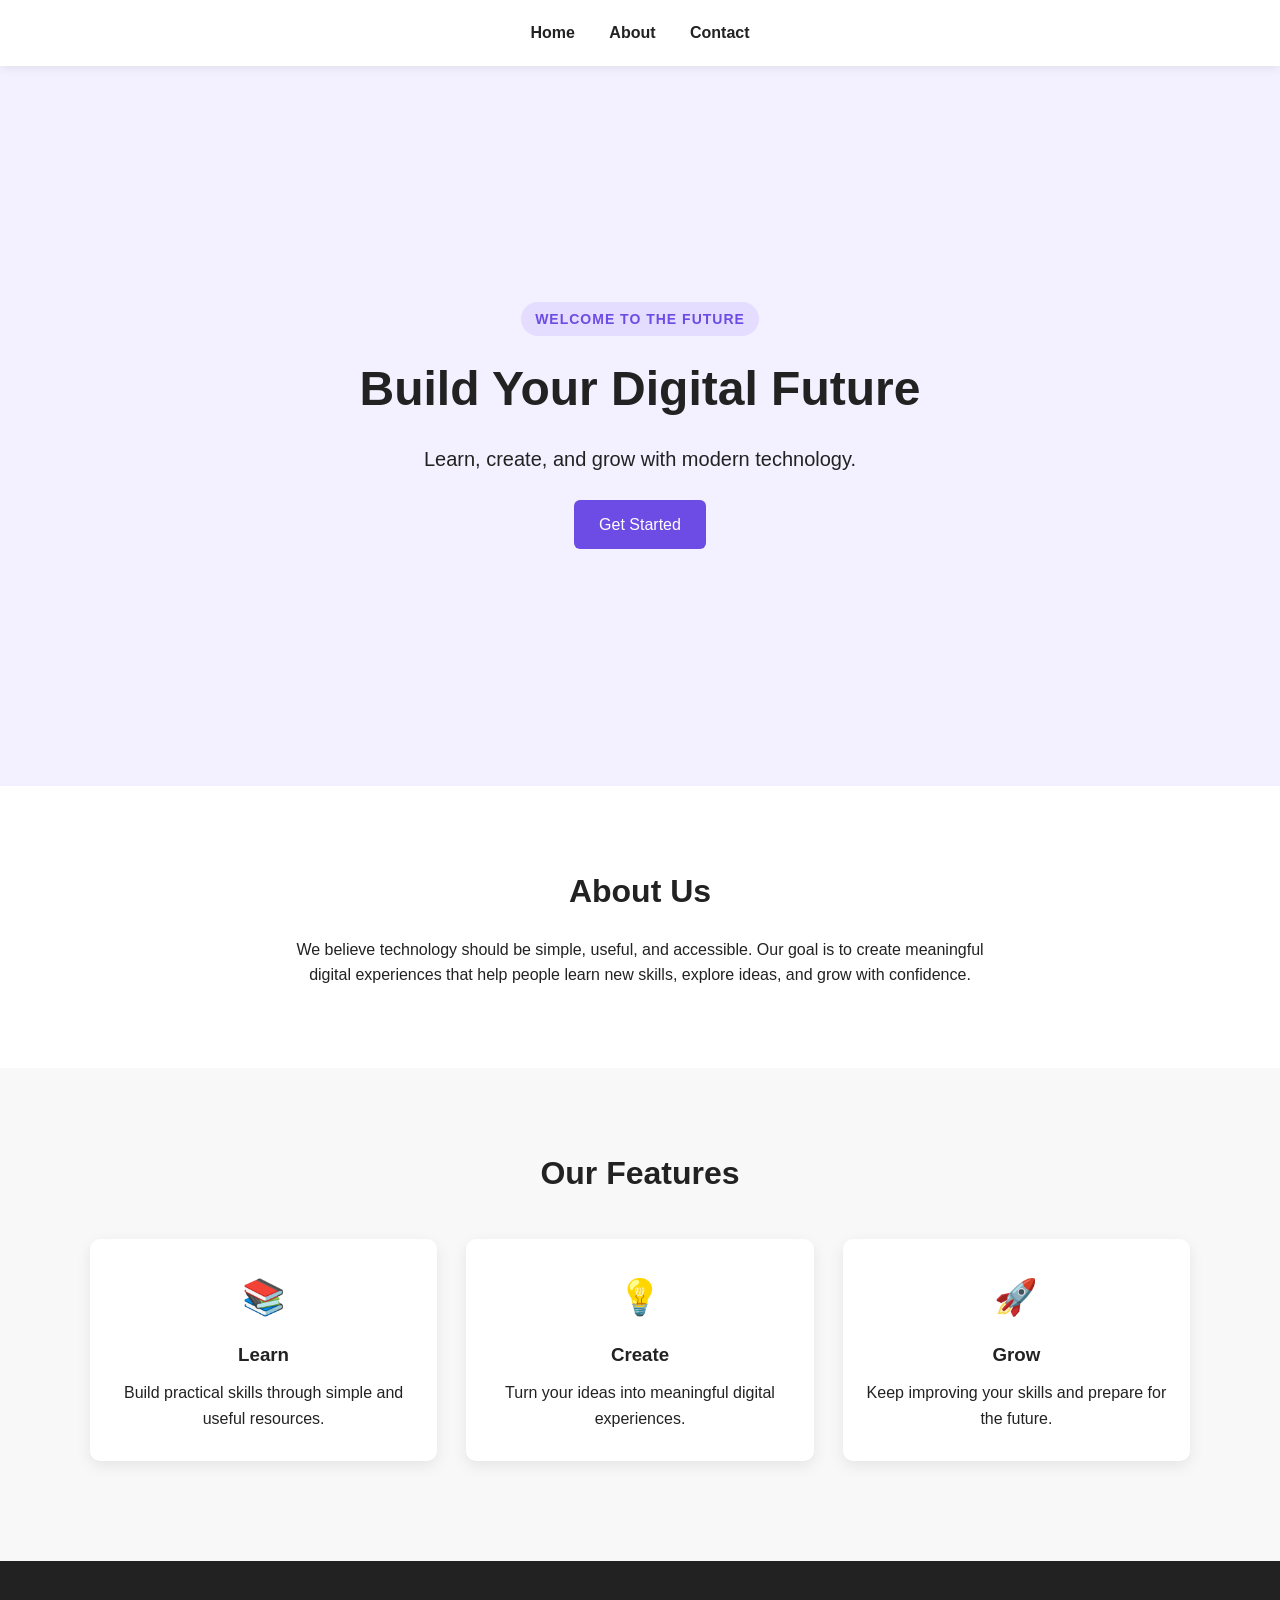
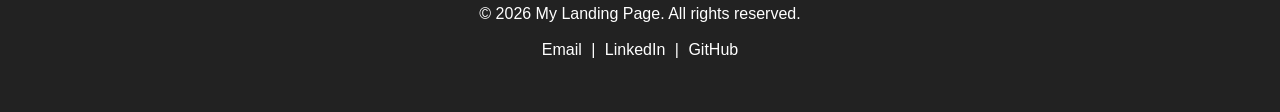
<file: WebDev-L1-LandingPage/index.html>
<!DOCTYPE html>
<html lang="en">

<head>
    <meta charset="UTF-8">
    <meta name="viewport" content="width=device-width, initial-scale=1.0">
    <title>My Landing Page</title>
    <link rel="stylesheet" href="style.css">
</head>

<body>

    <!-- Navigation -->
    <nav>
        <a href="#home">Home</a>
        <a href="#about">About</a>
        <a href="#contact">Contact</a>
    </nav>

    <!-- Hero Section -->
    <section id="home">
        <span>WELCOME TO THE FUTURE</span>

        <h1>Build Your Digital Future</h1>

        <p>
            Learn, create, and grow with modern technology.
        </p>

        <a href="#about">Get Started</a>
    </section>

    <!-- About Section -->
    <section id="about">
    <h2>About Us</h2>

    <p>
        We believe technology should be simple, useful, and accessible.
        Our goal is to create meaningful digital experiences that help
        people learn new skills, explore ideas, and grow with confidence.
    </p>
</section>

    <!-- Features Section -->
    <section id="features">
    <h2>Our Features</h2>

    <div>
        <span>📚</span>
        <h3>Learn</h3>
        <p>
            Build practical skills through simple and useful resources.
        </p>
    </div>

    <div>
        <span>💡</span>
        <h3>Create</h3>
        <p>
            Turn your ideas into meaningful digital experiences.
        </p>
    </div>

    <div>
        <span>🚀</span>
        <h3>Grow</h3>
        <p>
            Keep improving your skills and prepare for the future.
        </p>
    </div>
</section>

    <!-- Footer -->
    <footer id="contact">
        <p>© 2026 My Landing Page. All rights reserved.</p>

        <p>
            <a href="#">Email</a> |
            <a href="#">LinkedIn</a> |
            <a href="#">GitHub</a>
        </p>
    </footer>

</body>

</html>
</file>
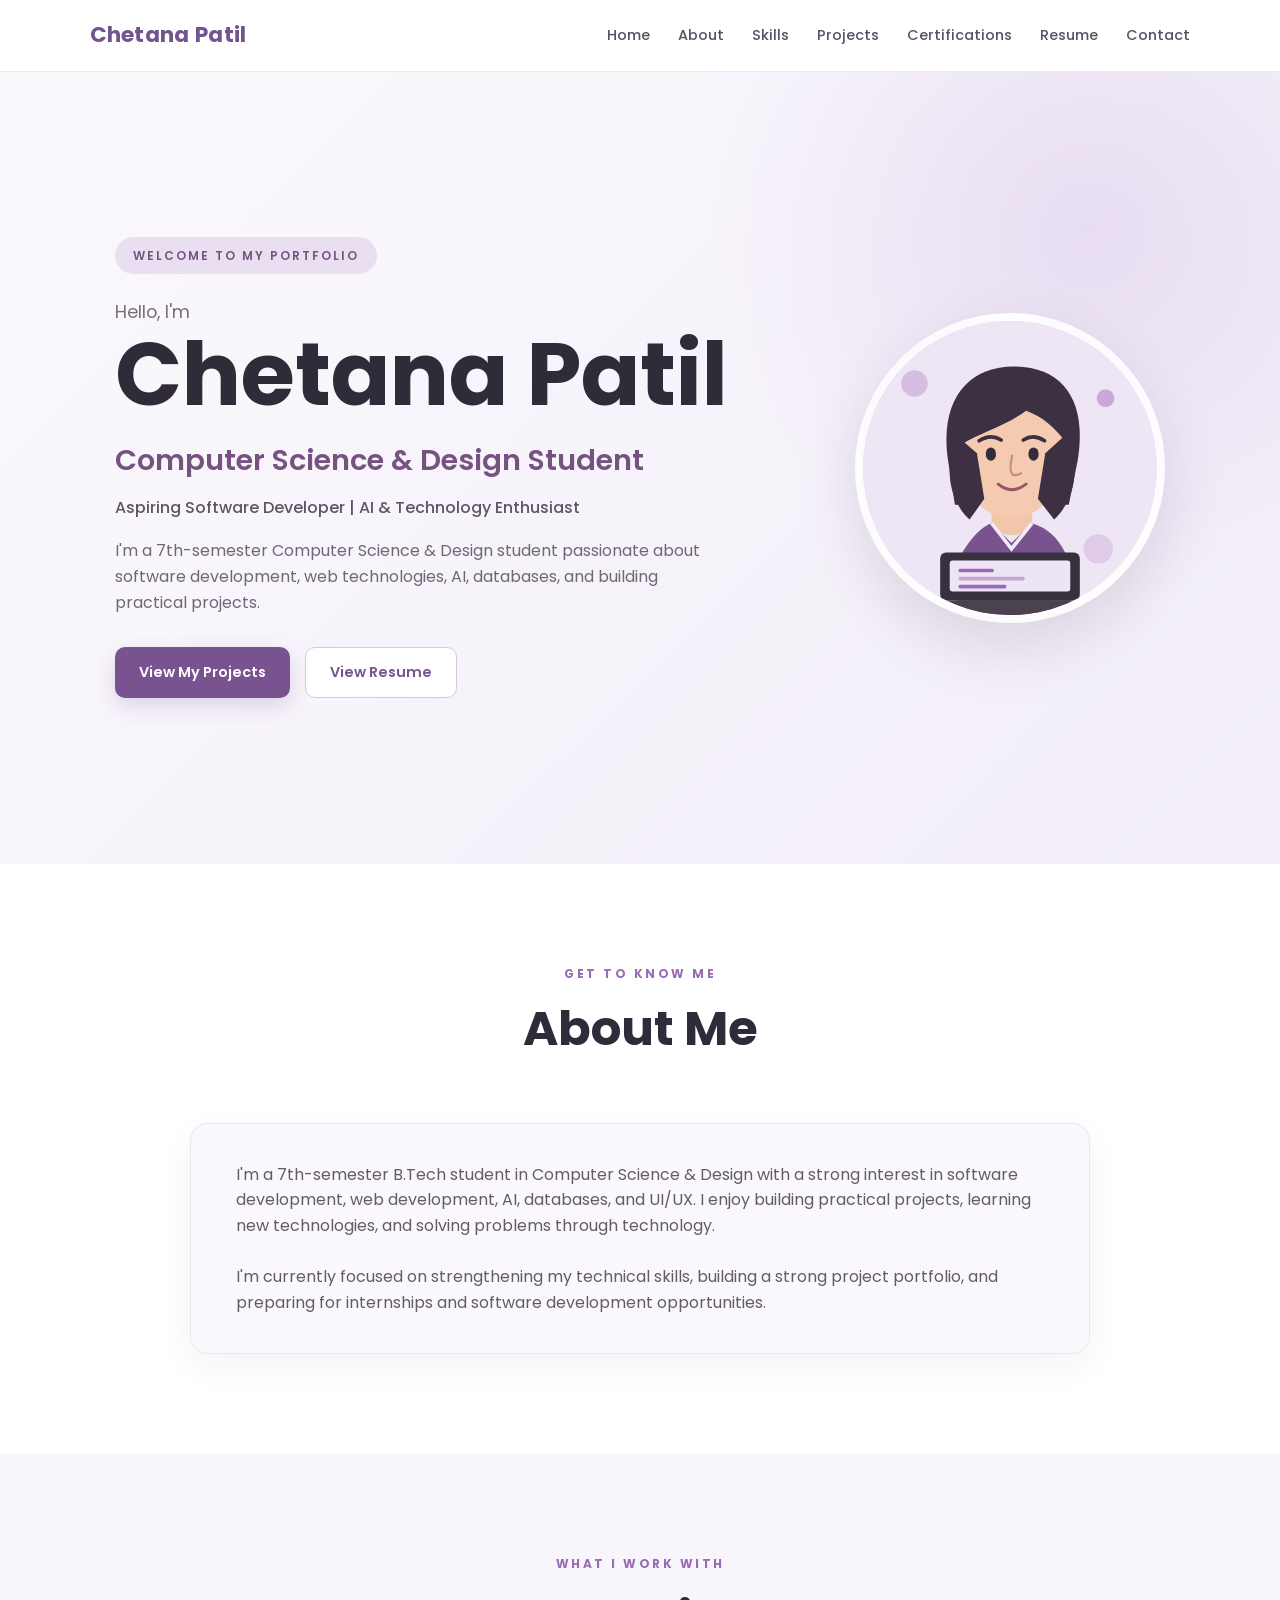
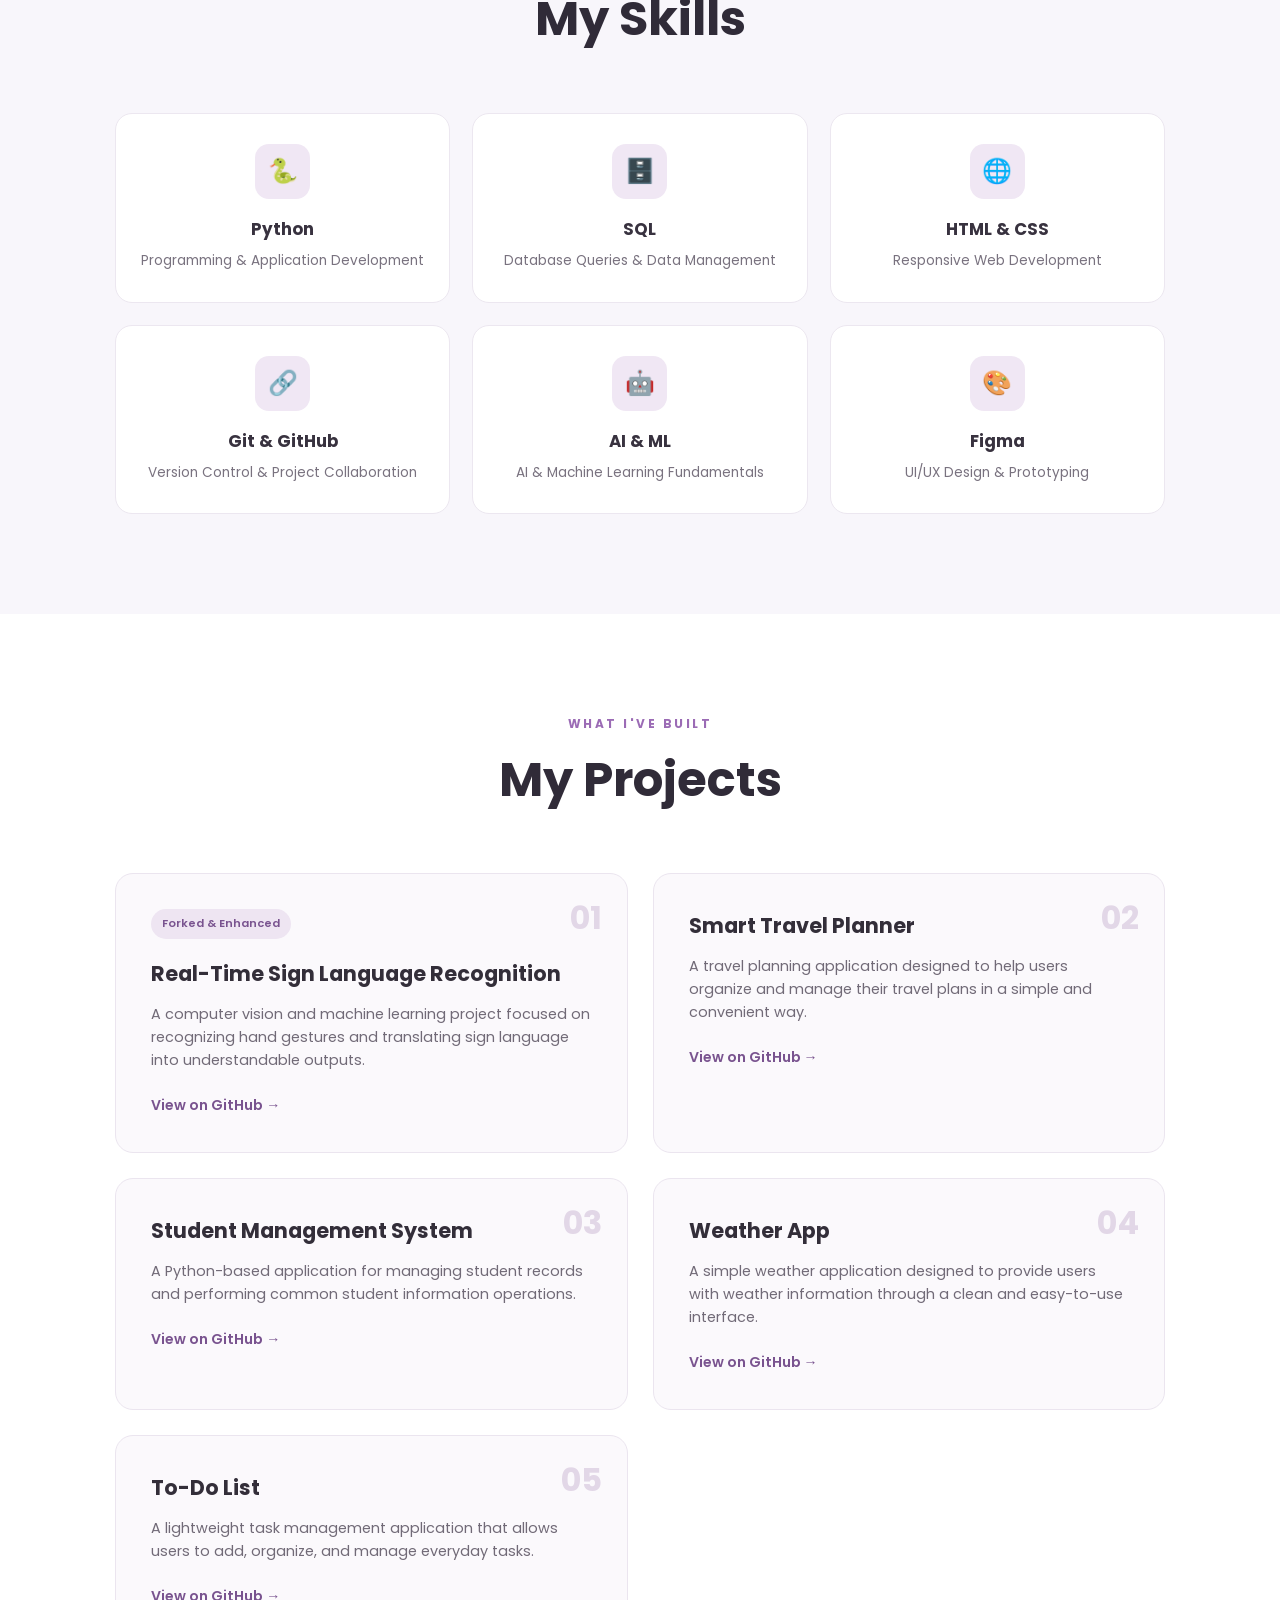
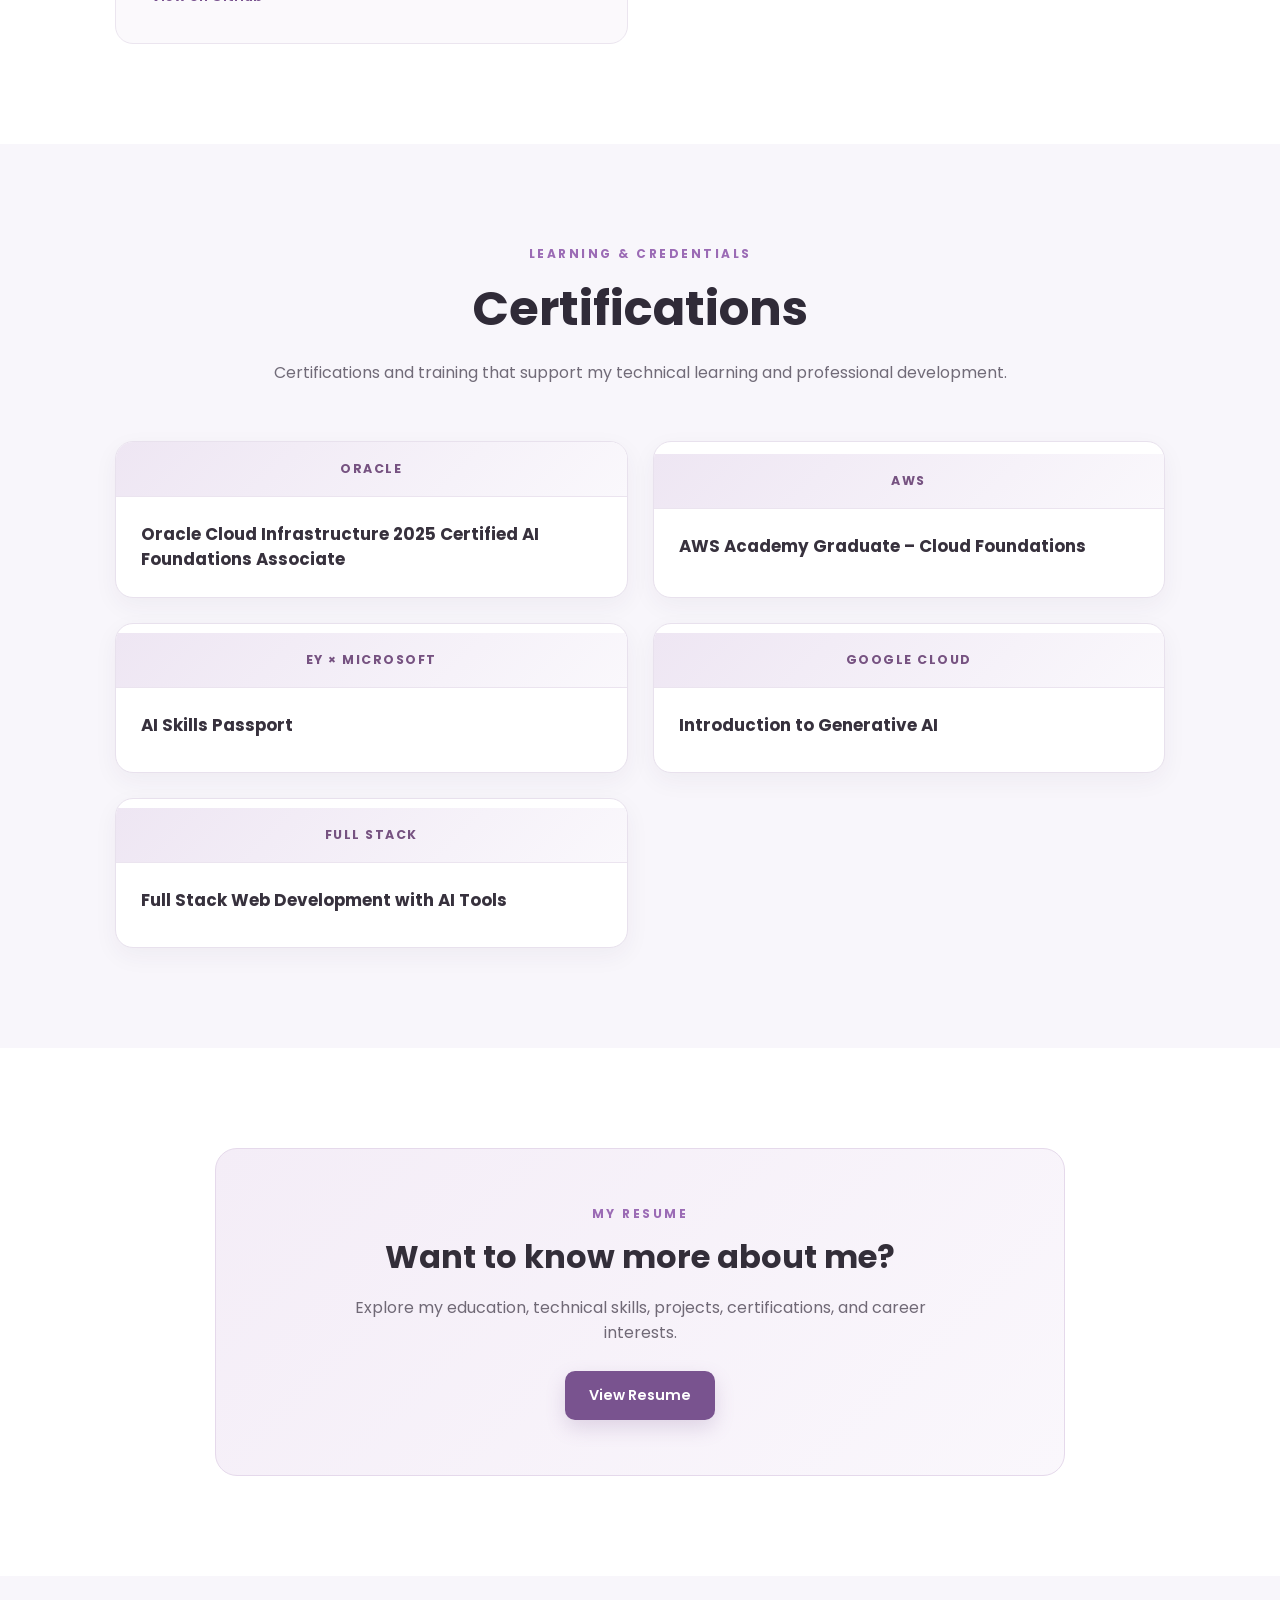
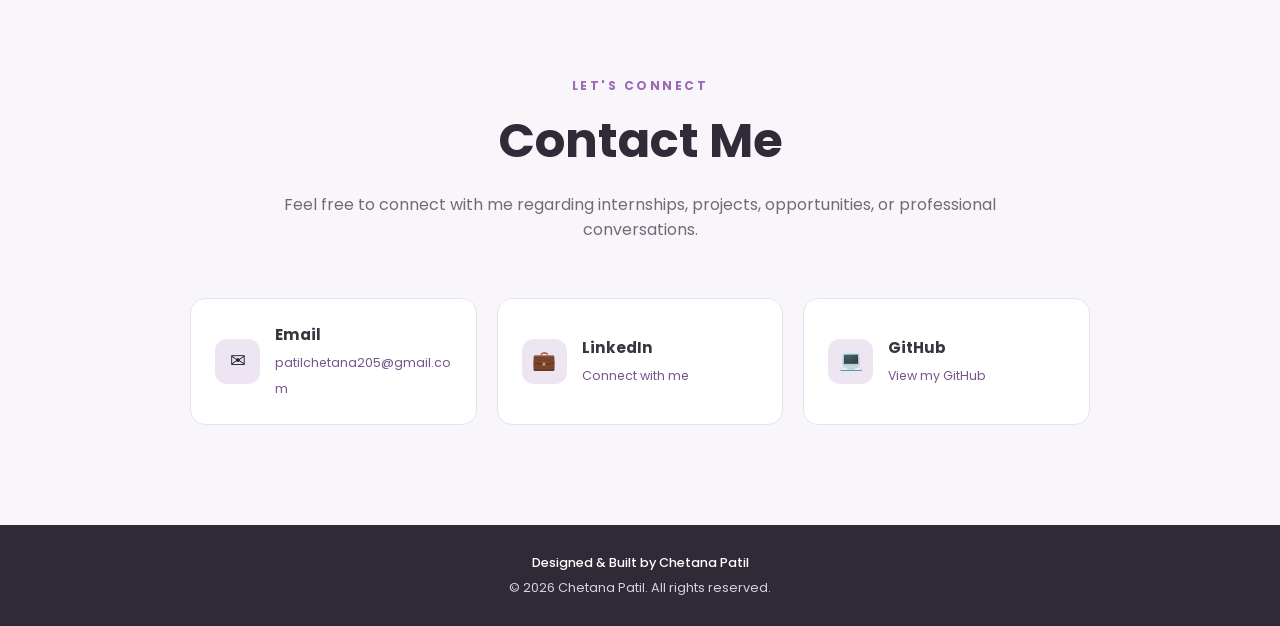
<file: WebDev-L1-PersonalPortfolio/index.html>
<!DOCTYPE html>
<html lang="en">

<head>
    <meta charset="UTF-8">
    <meta name="viewport" content="width=device-width, initial-scale=1.0">

    <title>Chetana Patil | Personal Portfolio</title>

    <!-- Google Font -->
    <link rel="preconnect" href="https://fonts.googleapis.com">
    <link rel="preconnect" href="https://fonts.gstatic.com" crossorigin>

    <link
        href="https://fonts.googleapis.com/css2?family=Poppins:wght@300;400;500;600;700&display=swap"
        rel="stylesheet">

    <!-- CSS -->
    <link rel="stylesheet" href="style.css">
</head>

<body>

    <!-- ================= NAVIGATION ================= -->

    <nav class="navbar">

        <a href="#home" class="logo">
            Chetana Patil
        </a>

        <div class="nav-links">
            <a href="#home">Home</a>
            <a href="#about">About</a>
            <a href="#skills">Skills</a>
            <a href="#projects">Projects</a>
            <a href="#certifications">Certifications</a>
            <a href="#resume">Resume</a>
            <a href="#contact">Contact</a>
        </div>

    </nav>


    <!-- ================= HERO ================= -->

    <section id="home" class="hero">

        <div class="hero-content">

            <p class="hero-badge">
                WELCOME TO MY PORTFOLIO
            </p>

            <p class="hello-text">
                Hello, I'm
            </p>

            <h1>
                Chetana Patil
            </h1>

            <h2>
                Computer Science & Design Student
            </h2>

            <p class="hero-role">
                Aspiring Software Developer | AI & Technology Enthusiast
            </p>

            <p class="hero-description">
                I'm a 7th-semester Computer Science & Design student passionate
                about software development, web technologies, AI, databases,
                and building practical projects.
            </p>

            <div class="hero-buttons">

                <a href="#projects" class="primary-button">
                    View My Projects
                </a>

                <a href="#resume" class="secondary-button">
                    View Resume
                </a>

            </div>

        </div>


        <!-- Profile Avatar -->

        <div class="avatar-container">

    <div class="avatar-circle">

        <svg
            class="developer-avatar"
            viewBox="0 0 400 400"
            xmlns="http://www.w3.org/2000/svg"
            role="img"
            aria-label="Professional female developer avatar">

            <!-- Background -->
            <circle
                cx="200"
                cy="200"
                r="200"
                fill="#eee5f5"
            />

            <!-- Decorative circles -->
            <circle
                cx="70"
                cy="85"
                r="18"
                fill="#d7bde4"
            />

            <circle
                cx="330"
                cy="105"
                r="12"
                fill="#c9a9da"
            />

            <circle
                cx="320"
                cy="310"
                r="20"
                fill="#dfcbe8"
            />

            <!-- Hair -->
            <path
                d="M115 185
                   C105 105 145 62 205 62
                   C275 62 305 112 292 190
                   L280 250
                   L125 250
                   Z"
                fill="#3d3043"
            />

            <!-- Neck -->
            <path
                d="M175 245 L175 280
                   C190 295 215 295 230 280
                   L230 245 Z"
                fill="#f2c6a9"
            />

            <!-- Face -->
            <ellipse
                cx="202"
                cy="180"
                rx="73"
                ry="88"
                fill="#f4cbb0"
            />

            <!-- Hair front -->
            <path
                d="M130 170
                   C118 105 155 72 210 72
                   C265 72 291 112 280 170
                   C260 143 244 130 222 122
                   C195 142 163 150 130 170 Z"
                fill="#3d3043"
            />

            <!-- Hair sides -->
            <path
                d="M132 160
                   C108 190 116 245 145 270
                   L165 242
                   L155 180 Z"
                fill="#3d3043"
            />

            <path
                d="M272 158
                   C300 190 288 245 260 270
                   L238 242
                   L248 180 Z"
                fill="#3d3043"
            />

            <!-- Eyes -->
            <ellipse
                cx="174"
                cy="181"
                rx="7"
                ry="9"
                fill="#342c38"
            />

            <ellipse
                cx="232"
                cy="181"
                rx="7"
                ry="9"
                fill="#342c38"
            />

            <!-- Eyebrows -->
            <path
                d="M158 163 Q174 153 188 162"
                fill="none"
                stroke="#3d3043"
                stroke-width="5"
                stroke-linecap="round"
            />

            <path
                d="M218 162 Q232 153 247 163"
                fill="none"
                stroke="#3d3043"
                stroke-width="5"
                stroke-linecap="round"
            />

            <!-- Nose -->
            <path
                d="M203 183
                   Q198 205 204 209
                   Q210 211 215 207"
                fill="none"
                stroke="#c28f79"
                stroke-width="3"
                stroke-linecap="round"
            />

            <!-- Smile -->
            <path
                d="M184 222
                   Q202 237 222 222"
                fill="none"
                stroke="#9d5266"
                stroke-width="4"
                stroke-linecap="round"
            />

            <!-- Shirt -->
            <path
                d="M125 400
                   L135 315
                   Q155 282 175 275
                   L202 302
                   L230 275
                   Q260 284 275 315
                   L285 400 Z"
                fill="#79538f"
            />

            <!-- Shirt detail -->
            <path
                d="M175 275 L202 310 L230 275"
                fill="none"
                stroke="#f3eaf7"
                stroke-width="5"
            />

            <!-- Laptop -->
            <rect
                x="105"
                y="315"
                width="190"
                height="65"
                rx="8"
                fill="#37313e"
            />

            <rect
                x="118"
                y="326"
                width="164"
                height="42"
                rx="4"
                fill="#eee5f4"
            />

            <!-- Code lines -->
            <rect
                x="130"
                y="337"
                width="48"
                height="5"
                rx="2"
                fill="#9b6bb5"
            />

            <rect
                x="130"
                y="348"
                width="90"
                height="5"
                rx="2"
                fill="#c3a7cf"
            />

            <rect
                x="130"
                y="359"
                width="65"
                height="5"
                rx="2"
                fill="#9b6bb5"
            />

            <!-- Laptop base -->
            <path
                d="M88 380
                   L312 380
                   L327 393
                   Q330 398 320 400
                   L80 400
                   Q70 398 73 393 Z"
                fill="#4b414f"
            />

        </svg>

    </div>

</div>

    </section>


    <!-- ================= ABOUT ================= -->

    <section id="about" class="section about-section">

        <div class="section-heading">

            <p class="section-label">
                GET TO KNOW ME
            </p>

            <h2>
                About Me
            </h2>

        </div>


        <div class="about-card">

            <p>
                I'm a 7th-semester B.Tech student in Computer Science & Design
                with a strong interest in software development, web development,
                AI, databases, and UI/UX. I enjoy building practical projects,
                learning new technologies, and solving problems through
                technology.

                <br><br>

                I'm currently focused on strengthening my technical skills,
                building a strong project portfolio, and preparing for
                internships and software development opportunities.
            </p>

        </div>

    </section>


    <!-- ================= SKILLS ================= -->

    <section id="skills" class="section skills-section">

        <div class="section-heading">

            <p class="section-label">
                WHAT I WORK WITH
            </p>

            <h2>
                My Skills
            </h2>

        </div>


        <div class="skills-grid">


            <div class="skill-card">

                <div class="skill-icon">
                    🐍
                </div>

                <h3>
                    Python
                </h3>

                <p>
                    Programming & Application Development
                </p>

            </div>


            <div class="skill-card">

                <div class="skill-icon">
                    🗄️
                </div>

                <h3>
                    SQL
                </h3>

                <p>
                    Database Queries & Data Management
                </p>

            </div>


            <div class="skill-card">

                <div class="skill-icon">
                    🌐
                </div>

                <h3>
                    HTML & CSS
                </h3>

                <p>
                    Responsive Web Development
                </p>

            </div>


            <div class="skill-card">

                <div class="skill-icon">
                    🔗
                </div>

                <h3>
                    Git & GitHub
                </h3>

                <p>
                    Version Control & Project Collaboration
                </p>

            </div>


            <div class="skill-card">

                <div class="skill-icon">
                    🤖
                </div>

                <h3>
                    AI & ML
                </h3>

                <p>
                    AI & Machine Learning Fundamentals
                </p>

            </div>


            <div class="skill-card">

                <div class="skill-icon">
                    🎨
                </div>

                <h3>
                    Figma
                </h3>

                <p>
                    UI/UX Design & Prototyping
                </p>

            </div>

        </div>

    </section>


    <!-- ================= PROJECTS ================= -->

    <section id="projects" class="section projects-section">

        <div class="section-heading">

            <p class="section-label">
                WHAT I'VE BUILT
            </p>

            <h2>
                My Projects
            </h2>

        </div>


        <div class="projects-grid">


            <!-- PROJECT 1 -->

            <div class="project-card">

                <div class="project-number">
                    01
                </div>

                <span class="project-status">
                    Forked & Enhanced
                </span>

                <h3>
                    Real-Time Sign Language Recognition
                </h3>

                <p>
                    A computer vision and machine learning project focused on
                    recognizing hand gestures and translating sign language
                    into understandable outputs.
                </p>

                <a
                    href="https://github.com/chetana-patil20/Autonomous-Driving-Perception-System"
                    target="_blank"
                    rel="noopener noreferrer"
                    class="project-link">

                    View on GitHub →

                </a>

            </div>


            <!-- PROJECT 2 -->

            <div class="project-card">

                <div class="project-number">
                    02
                </div>

                <h3>
                    Smart Travel Planner
                </h3>

                <p>
                    A travel planning application designed to help users
                    organize and manage their travel plans in a simple
                    and convenient way.
                </p>

                <a
                    href="https://github.com/chetana-patil20/smart-travel-planner"
                    target="_blank"
                    rel="noopener noreferrer"
                    class="project-link">

                    View on GitHub →

                </a>

            </div>


            <!-- PROJECT 3 -->

            <div class="project-card">

                <div class="project-number">
                    03
                </div>

                <h3>
                    Student Management System
                </h3>

                <p>
                    A Python-based application for managing student records
                    and performing common student information operations.
                </p>

                <a
                    href="https://github.com/chetana-patil20/student_management_system"
                    target="_blank"
                    rel="noopener noreferrer"
                    class="project-link">

                    View on GitHub →

                </a>

            </div>


            <!-- PROJECT 4 -->

            <div class="project-card">

                <div class="project-number">
                    04
                </div>

                <h3>
                    Weather App
                </h3>

                <p>
                    A simple weather application designed to provide users
                    with weather information through a clean and easy-to-use
                    interface.
                </p>

                <a
                    href="https://github.com/chetana-patil20/Weather_app"
                    target="_blank"
                    rel="noopener noreferrer"
                    class="project-link">

                    View on GitHub →

                </a>

            </div>


            <!-- PROJECT 5 -->

            <div class="project-card">

                <div class="project-number">
                    05
                </div>

                <h3>
                    To-Do List
                </h3>

                <p>
                    A lightweight task management application that allows
                    users to add, organize, and manage everyday tasks.
                </p>

                <a
                    href="https://github.com/chetana-patil20/to_do_list-"
                    target="_blank"
                    rel="noopener noreferrer"
                    class="project-link">

                    View on GitHub →

                </a>

            </div>

        </div>

    </section>



    <!-- ================= CERTIFICATIONS ================= -->

<section id="certifications" class="section certifications-section">

    <div class="section-heading">

        <p class="section-label">
            LEARNING & CREDENTIALS
        </p>

        <h2>
            Certifications
        </h2>

        <p class="section-intro">
            Certifications and training that support my technical
            learning and professional development.
        </p>

    </div>


    <div class="certifications-grid">

        <!-- CERTIFICATE 1 -->

        <div class="certificate-card">

            <div class="certificate-preview">
                <div class="certificate-placeholder">
                    ORACLE
                </div>
            </div>

            <div class="certificate-content">

                <h3>
                    Oracle Cloud Infrastructure 2025
                    Certified AI Foundations Associate
                </h3>

            </div>

        </div>


        <!-- CERTIFICATE 2 -->

        <div class="certificate-card">

            <div class="certificate-preview">
                <div class="certificate-placeholder">
                    AWS
                </div>
            </div>

            <div class="certificate-content">

                <h3>
                    AWS Academy Graduate –
                    Cloud Foundations
                </h3>

            </div>

        </div>


        <!-- CERTIFICATE 3 -->

        <div class="certificate-card">

            <div class="certificate-preview">
                <div class="certificate-placeholder">
                    EY × MICROSOFT
                </div>
            </div>

            <div class="certificate-content">

                <h3>
                    AI Skills Passport
                </h3>

            </div>

        </div>


        <!-- CERTIFICATE 4 -->

        <div class="certificate-card">

            <div class="certificate-preview">
                <div class="certificate-placeholder">
                    GOOGLE CLOUD
                </div>
            </div>

            <div class="certificate-content">

                <h3>
                    Introduction to Generative AI
                </h3>

            </div>

        </div>


        <!-- CERTIFICATE 5 -->

        <div class="certificate-card">

            <div class="certificate-preview">
                <div class="certificate-placeholder">
                    FULL STACK
                </div>
            </div>

            <div class="certificate-content">

                <h3>
                    Full Stack Web Development
                    with AI Tools
                </h3>

            </div>

        </div>

    </div>

</section>

    <!-- ================= RESUME ================= -->

    <section id="resume" class="section resume-section">

        <div class="resume-card">

            <p class="section-label">
                MY RESUME
            </p>

            <h2>
                Want to know more about me?
            </h2>

            <p>
                Explore my education, technical skills, projects,
                certifications, and career interests.
            </p>

            <a
                href="assets/Chetana_Patil_Resume%20(1).pdf"
                target="_blank"
                rel="noopener noreferrer"
                class="primary-button">

                View Resume

            </a>

        </div>

    </section>


    <!-- ================= CONTACT ================= -->

    <section id="contact" class="section contact-section">

        <div class="section-heading">

            <p class="section-label">
                LET'S CONNECT
            </p>

            <h2>
                Contact Me
            </h2>

            <p class="section-intro">
                Feel free to connect with me regarding internships,
                projects, opportunities, or professional conversations.
            </p>

        </div>


        <div class="contact-card">


            <!-- EMAIL -->

            <div class="contact-item">

                <span class="contact-icon">
                    ✉
                </span>

                <div>

                    <h3>
                        Email
                    </h3>

                    <a href="mailto:patilchetana205@gmail.com">
                        patilchetana205@gmail.com
                    </a>

                </div>

            </div>


            <!-- LINKEDIN -->

            <div class="contact-item">

                <span class="contact-icon">
                    💼
                </span>

                <div>

                    <h3>
                        LinkedIn
                    </h3>

                    <a
                        href="https://www.linkedin.com/in/chetana-79574738b"
                        target="_blank"
                        rel="noopener noreferrer">

                        Connect with me

                    </a>

                </div>

            </div>


            <!-- GITHUB -->

            <div class="contact-item">

                <span class="contact-icon">
                    💻
                </span>

                <div>

                    <h3>
                        GitHub
                    </h3>

                    <a
                        href="https://github.com/chetana-patil20"
                        target="_blank"
                        rel="noopener noreferrer">

                        View my GitHub

                    </a>

                </div>

            </div>

        </div>

    </section>


    <!-- ================= FOOTER ================= -->

    <footer>

        <p>
            Designed & Built by Chetana Patil
        </p>

        <p>
            © 2026 Chetana Patil. All rights reserved.
        </p>

    </footer>

</body>

</html>
</file>
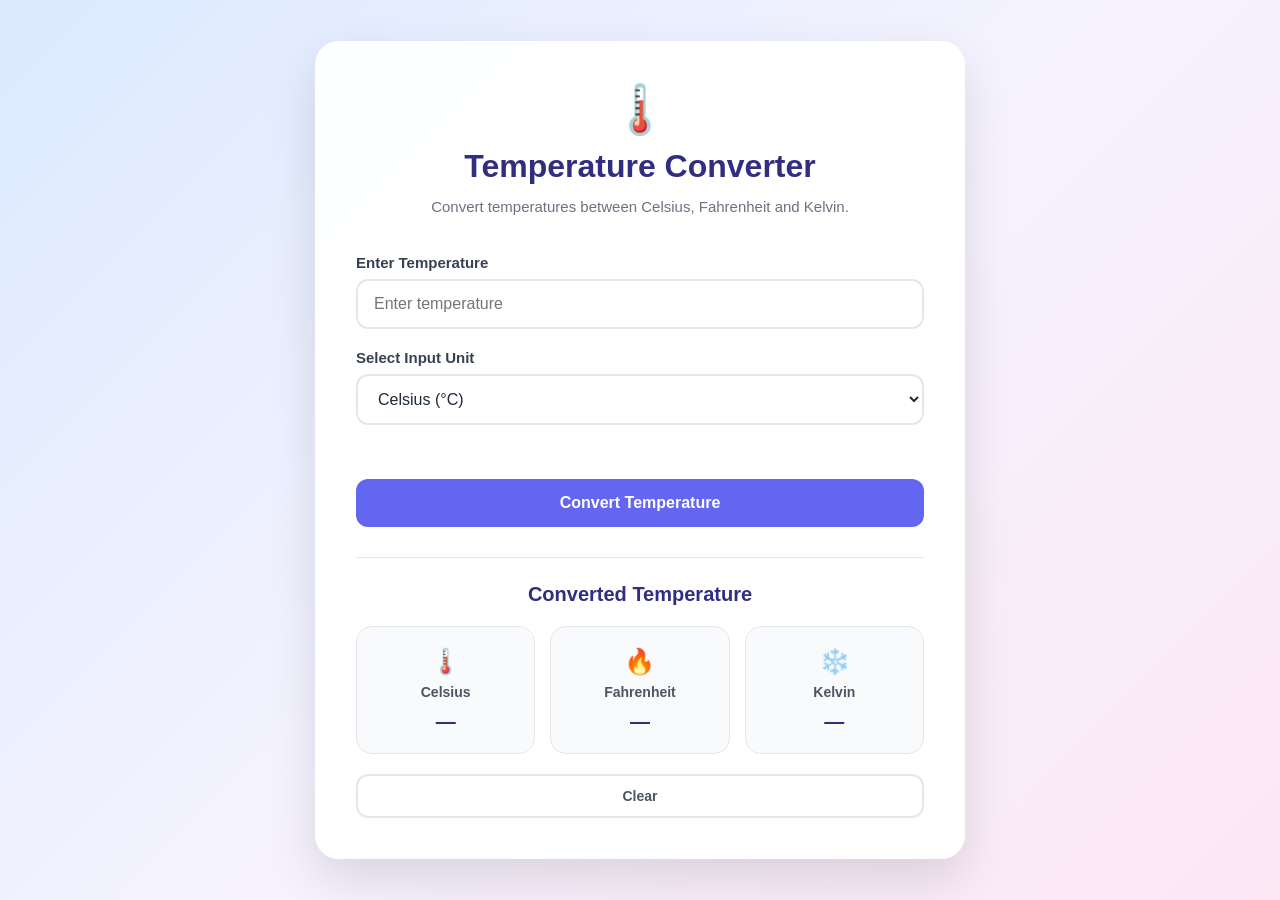
<file: WebDev-L1-TemperatureConverter/index.html>
<!DOCTYPE html>
<html lang="en">

<head>
    <meta charset="UTF-8">
    <meta name="viewport" content="width=device-width, initial-scale=1.0">

    <title>Temperature Converter</title>

    <link rel="stylesheet" href="style.css">
</head>

<body>

    <div class="container">

        <div class="converter-card">

            <div class="header">
                <div class="temperature-icon">🌡️</div>

                <h1>Temperature Converter</h1>

                <p>
                    Convert temperatures between Celsius,
                    Fahrenheit and Kelvin.
                </p>
            </div>


            <!-- Input Section -->

            <div class="input-section">

                <label for="temperature">
                    Enter Temperature
                </label>

                <input
                    type="text"
                    id="temperature"
                    placeholder="Enter temperature"
                    autocomplete="off"
                >

            </div>


            <!-- Unit Selection -->

            <div class="input-section">

                <label for="inputUnit">
                    Select Input Unit
                </label>

                <select id="inputUnit">

                    <option value="celsius">
                        Celsius (°C)
                    </option>

                    <option value="fahrenheit">
                        Fahrenheit (°F)
                    </option>

                    <option value="kelvin">
                        Kelvin (K)
                    </option>

                </select>

            </div>


            <!-- Error Message -->

            <div id="errorMessage" class="error-message"></div>


            <!-- Convert Button -->

            <button id="convertBtn">
                Convert Temperature
            </button>


            <!-- Results -->

            <div id="results" class="results">

                <h2>Converted Temperature</h2>

                <div class="result-grid">

                    <div class="result-card">

                        <span class="result-icon">🌡️</span>

                        <h3>Celsius</h3>

                        <p id="celsiusResult">
                            —
                        </p>

                    </div>


                    <div class="result-card">

                        <span class="result-icon">🔥</span>

                        <h3>Fahrenheit</h3>

                        <p id="fahrenheitResult">
                            —
                        </p>

                    </div>


                    <div class="result-card">

                        <span class="result-icon">❄️</span>

                        <h3>Kelvin</h3>

                        <p id="kelvinResult">
                            —
                        </p>

                    </div>

                </div>

            </div>


            <!-- Clear Button -->

            <button id="clearBtn" class="clear-btn">
                Clear
            </button>

        </div>

    </div>


    <script src="script.js"></script>

</body>

</html>
</file>
<file: WebDev-L1-LandingPage/style.css>
/* Smooth scrolling */
html {
    scroll-behavior: smooth;
}

/* Basic reset */
* {
    margin: 0;
    padding: 0;
    box-sizing: border-box;
}

/* Page defaults */
body {
    font-family: Arial, sans-serif;
    line-height: 1.6;
    color: #222;
}

/* Navigation */
nav {
    position: sticky;
    top: 0;
    z-index: 1000;
    background-color: #ffffff;
    padding: 20px;
    text-align: center;
    box-shadow: 0 2px 10px rgba(0, 0, 0, 0.08);
}

nav a {
    text-decoration: none;
    margin: 0 15px;
    color: #222;
    font-weight: bold;
}

nav a:hover {
    color: #6c4ce4;
}

/* Hero section */
#home {
    min-height: 80vh;
    display: flex;
    flex-direction: column;
    justify-content: center;
    align-items: center;
    text-align: center;
    padding: 40px 20px;
    background-color: #f3f0ff;
}

/* Hero badge */
#home span {
    display: inline-block;
    padding: 6px 14px;
    margin-bottom: 15px;
    background-color: #e4ddff;
    color: #6c4ce4;
    border-radius: 20px;
    font-size: 14px;
    font-weight: bold;
    letter-spacing: 1px;
}

/* Hero heading */
#home h1 {
    font-size: 48px;
    margin-bottom: 15px;
}

/* Hero paragraph */
#home p {
    font-size: 20px;
    margin-bottom: 25px;
}

/* Hero button */
#home a {
    text-decoration: none;
    padding: 12px 25px;
    background-color: #6c4ce4;
    color: white;
    border-radius: 6px;
    transition: all 0.3s ease;
}

#home a:hover {
    background-color: #5635c9;
    transform: translateY(-2px);
}

/* About section */
#about {
    padding: 80px 20px;
    text-align: center;
}

#about h2,
#features h2 {
    font-size: 32px;
    margin-bottom: 20px;
}

#about p {
    max-width: 700px;
    margin: auto;
}

/* Features section */
#features {
    padding: 80px 20px;
    text-align: center;
    background-color: #f8f8f8;
}

/* Feature cards */
#features > div {
    display: inline-block;
    width: 28%;
    margin: 20px 1%;
    padding: 30px 20px;
    background-color: white;
    border-radius: 10px;
    box-shadow: 0 5px 15px rgba(0, 0, 0, 0.08);
    transition: transform 0.3s ease, box-shadow 0.3s ease;
}

/* Feature card hover */
#features > div:hover {
    transform: translateY(-8px);
    box-shadow: 0 10px 25px rgba(0, 0, 0, 0.12);
}
#features span {
    display: block;
    font-size: 35px;
    margin-bottom: 15px;
}

#features h3 {
    margin-bottom: 10px;
}

/* Footer */
footer {
    padding: 40px 20px;
    text-align: center;
    background-color: #222;
    color: white;
}

footer p {
    margin-bottom: 10px;
}

footer a {
    color: white;
    text-decoration: none;
    margin: 0 5px;
    transition: color 0.3s ease;
}

footer a:hover {
    color: #b8a8ff;
}
/* Mobile responsive design */
@media (max-width: 768px) {

    nav {
        padding: 15px 10px;
    }

    nav a {
        margin: 0 8px;
        font-size: 14px;
    }

    #home h1 {
        font-size: 36px;
    }

    #home p {
        font-size: 18px;
    }

    #features > div {
        display: block;
        width: 90%;
        margin: 20px auto;
    }
}
</file>
<file: WebDev-L1-PersonalPortfolio/style.css>
/* =========================================================
   GLOBAL STYLES
========================================================= */

* {
    margin: 0;
    padding: 0;
    box-sizing: border-box;
}

html {
    scroll-behavior: smooth;
}

body {
    font-family: "Poppins", sans-serif;
    background: #f8f7fb;
    color: #242331;
    line-height: 1.6;
}

a {
    text-decoration: none;
    color: inherit;
}

img {
    max-width: 100%;
    display: block;
}

section {
    scroll-margin-top: 90px;
}


/* =========================================================
   NAVIGATION
========================================================= */

.navbar {
    position: sticky;
    top: 0;
    z-index: 1000;

    width: 100%;

    display: flex;
    justify-content: space-between;
    align-items: center;

    padding: 18px 7%;

    background: rgba(255, 255, 255, 0.94);
    backdrop-filter: blur(12px);

    border-bottom: 1px solid #ece9f2;
}

.logo {
    font-size: 1.35rem;
    font-weight: 700;
    color: #72548f;
    letter-spacing: 0.3px;
}

.nav-links {
    display: flex;
    align-items: center;
    gap: 28px;
}

.nav-links a {
    position: relative;

    font-size: 0.9rem;
    font-weight: 500;

    color: #555263;

    transition: color 0.3s ease;
}

.nav-links a::after {
    content: "";

    position: absolute;
    left: 0;
    bottom: -6px;

    width: 0;
    height: 2px;

    background: #9b6bb5;

    transition: width 0.3s ease;
}

.nav-links a:hover {
    color: #7b519b;
}

.nav-links a:hover::after {
    width: 100%;
}


/* =========================================================
   HERO SECTION
========================================================= */

.hero {
    min-height: 88vh;

    display: flex;
    justify-content: space-between;
    align-items: center;

    gap: 60px;

    padding: 80px 9%;

    background:
        radial-gradient(
            circle at 85% 20%,
            rgba(190, 159, 218, 0.25),
            transparent 30%
        ),
        linear-gradient(
            135deg,
            #fbf9fd 0%,
            #f2edf8 100%
        );
}

.hero-content {
    max-width: 680px;
}

.hero-badge {
    display: inline-block;

    padding: 9px 18px;
    margin-bottom: 24px;

    border-radius: 50px;

    background: #eadff1;
    color: #765281;

    font-size: 0.75rem;
    font-weight: 600;

    letter-spacing: 2px;
}

.hello-text {
    color: #766d7f;
    font-size: 1.1rem;
    margin-bottom: 3px;
}

.hero h1 {
    font-size: clamp(3rem, 7vw, 5.5rem);
    line-height: 1.05;

    color: #302b38;

    margin-bottom: 15px;
}

.hero h2 {
    font-size: clamp(1.25rem, 2.5vw, 1.8rem);

    font-weight: 600;

    color: #765281;

    margin-bottom: 12px;
}

.hero-role {
    font-size: 1rem;
    font-weight: 500;

    color: #5d5664;

    margin-bottom: 18px;
}

.hero-description {
    max-width: 600px;

    color: #6e6875;

    font-size: 1rem;
}

.hero-buttons {
    display: flex;
    flex-wrap: wrap;

    gap: 15px;

    margin-top: 32px;
}

.primary-button,
.secondary-button {
    display: inline-flex;
    justify-content: center;
    align-items: center;

    padding: 13px 24px;

    border-radius: 10px;

    font-size: 0.9rem;
    font-weight: 600;

    transition:
        transform 0.3s ease,
        box-shadow 0.3s ease,
        background 0.3s ease;
}

.primary-button {
    background: #79538f;
    color: white;

    box-shadow: 0 8px 20px rgba(121, 83, 143, 0.2);
}

.primary-button:hover {
    transform: translateY(-3px);

    background: #654477;

    box-shadow: 0 12px 25px rgba(121, 83, 143, 0.3);
}

.secondary-button {
    background: white;

    color: #79538f;

    border: 1px solid #d8c8df;
}

.secondary-button:hover {
    transform: translateY(-3px);

    background: #f5eef8;
}


/* =========================================================
   AVATAR
========================================================= */

.avatar-container {
    flex-shrink: 0;

    display: flex;
    justify-content: center;
    align-items: center;
}

.avatar-circle {
    width: 310px;
    height: 310px;

    display: flex;
    justify-content: center;
    align-items: center;

    overflow: hidden;

    border-radius: 50%;

    background:
        linear-gradient(
            145deg,
            #dbc9e5,
            #f5edf8
        );

    border: 8px solid rgba(255, 255, 255, 0.9);

    box-shadow:
        0 25px 60px rgba(77, 52, 91, 0.15);

    animation: floating 5s ease-in-out infinite;
}

.avatar-circle img {
    width: 100%;
    height: 100%;

    object-fit: cover;
}

@keyframes floating {

    0%,
    100% {
        transform: translateY(0);
    }

    50% {
        transform: translateY(-10px);
    }
}


/* =========================================================
   GENERAL SECTION
========================================================= */

.section {
    padding: 100px 9%;
}

.section-heading {
    text-align: center;

    max-width: 750px;

    margin: 0 auto 55px;
}

.section-label {
    margin-bottom: 8px;

    color: #9b6bb5;

    font-size: 0.75rem;
    font-weight: 700;

    letter-spacing: 2.5px;
}

.section-heading h2 {
    font-size: clamp(2rem, 4vw, 3rem);

    color: #302b38;

    margin-bottom: 12px;
}

.section-intro {
    color: #716b78;
}


/* =========================================================
   ABOUT
========================================================= */

.about-section {
    background: white;
}

.about-card {
    max-width: 900px;

    margin: auto;

    padding: 38px 45px;

    background: #faf8fc;

    border: 1px solid #ece5f0;

    border-radius: 18px;

    box-shadow: 0 12px 35px rgba(65, 44, 78, 0.05);
}

.about-card p {
    color: #625c68;

    font-size: 1rem;
}


/* =========================================================
   SKILLS
========================================================= */

.skills-section {
    background: #f8f6fb;
}

.skills-grid {
    max-width: 1100px;

    margin: auto;

    display: grid;

    grid-template-columns: repeat(3, 1fr);

    gap: 22px;
}

.skill-card {
    padding: 30px 25px;

    text-align: center;

    background: white;

    border: 1px solid #ece7f0;

    border-radius: 17px;

    transition:
        transform 0.3s ease,
        box-shadow 0.3s ease;
}

.skill-card:hover {
    transform: translateY(-7px);

    box-shadow:
        0 18px 35px rgba(75, 51, 89, 0.1);
}

.skill-icon {
    width: 55px;
    height: 55px;

    margin: 0 auto 17px;

    display: flex;
    justify-content: center;
    align-items: center;

    border-radius: 14px;

    background: #f0e7f4;

    font-size: 1.5rem;
}

.skill-card h3 {
    margin-bottom: 7px;

    color: #38323f;

    font-size: 1.05rem;
}

.skill-card p {
    color: #79727f;

    font-size: 0.85rem;
}


/* =========================================================
   PROJECTS
========================================================= */

.projects-section {
    background: white;
}

.projects-grid {
    max-width: 1150px;

    margin: auto;

    display: grid;

    grid-template-columns: repeat(2, 1fr);

    gap: 25px;
}

.project-card {
    position: relative;

    padding: 35px;

    background: #fbf9fc;

    border: 1px solid #ebe5ef;

    border-radius: 18px;

    overflow: hidden;

    transition:
        transform 0.3s ease,
        box-shadow 0.3s ease;
}

.project-card:hover {
    transform: translateY(-7px);

    box-shadow:
        0 18px 40px rgba(69, 46, 82, 0.1);
}

.project-number {
    position: absolute;

    top: 18px;
    right: 25px;

    color: #e2d7e7;

    font-size: 2rem;
    font-weight: 700;
}

.project-status {
    display: inline-block;

    margin-bottom: 18px;

    padding: 6px 11px;

    border-radius: 30px;

    background: #eee5f2;

    color: #79538f;

    font-size: 0.7rem;
    font-weight: 600;
}

.project-card h3 {
    margin-bottom: 12px;

    color: #332e39;

    font-size: 1.3rem;
}

.project-card p {
    margin-bottom: 20px;

    color: #716a77;

    font-size: 0.9rem;
}

.project-link {
    color: #79538f;

    font-size: 0.88rem;
    font-weight: 600;

    transition: color 0.3s ease;
}

.project-link:hover {
    color: #533563;
}


/* =========================================================
   CERTIFICATIONS
========================================================= */

.certifications-section {
    background: #f8f6fb;
}

.certifications-grid {
    max-width: 1050px;
    margin: auto;

    display: grid;
    grid-template-columns: repeat(2, 1fr);
    gap: 25px;
}

.certificate-card {
    min-height: 150px;

    display: flex;
    flex-direction: column;
    justify-content: center;

    background: #ffffff;

    border: 1px solid #e8e1ed;
    border-radius: 18px;

    overflow: hidden;

    box-shadow: 0 8px 25px rgba(61, 41, 73, 0.05);

    transition: 0.3s ease;
}

.certificate-card:hover {
    transform: translateY(-6px);

    box-shadow:
        0 18px 40px rgba(61, 41, 73, 0.10);
}

.certificate-preview {
    min-height: 55px;

    display: flex;
    justify-content: center;
    align-items: center;

    background:
        linear-gradient(
            135deg,
            #eee6f3,
            #faf8fc
        );

    border-bottom: 1px solid #ebe4ef;
}

.certificate-placeholder {
    padding: 8px 16px;

    color: #765281;

    font-size: 0.78rem;
    font-weight: 700;

    letter-spacing: 1.5px;
}

.certificate-content {
    padding: 25px;
}

.certificate-content h3 {
    margin: 0;

    color: #37313d;

    font-size: 1.05rem;
    line-height: 1.5;
}


/* =========================================================
   CERTIFICATION MOBILE
========================================================= */

@media (max-width: 700px) {

    .certifications-grid {
        grid-template-columns: 1fr;
    }

    .certificate-card {
        min-height: 140px;
    }

}

/* =========================================================
   RESUME
========================================================= */

.resume-section {
    background: white;
}

.resume-card {
    max-width: 850px;

    margin: auto;

    padding: 55px 40px;

    text-align: center;

    background:
        linear-gradient(
            135deg,
            #f4edf7,
            #faf7fc
        );

    border: 1px solid #e5d9eb;

    border-radius: 22px;
}

.resume-card h2 {
    margin-bottom: 12px;

    color: #332e39;

    font-size: 2rem;
}

.resume-card p:not(.section-label) {
    max-width: 600px;

    margin: 0 auto 25px;

    color: #706976;
}


/* =========================================================
   CONTACT
========================================================= */

.contact-section {
    background: #f8f6fb;
}

.contact-card {
    max-width: 900px;

    margin: auto;

    display: grid;

    grid-template-columns: repeat(3, 1fr);

    gap: 20px;
}

.contact-item {
    display: flex;
    align-items: center;

    gap: 15px;

    padding: 24px;

    background: white;

    border: 1px solid #e8e1ed;

    border-radius: 15px;

    transition:
        transform 0.3s ease,
        box-shadow 0.3s ease;
}

.contact-item:hover {
    transform: translateY(-5px);

    box-shadow:
        0 15px 30px rgba(65, 43, 77, 0.08);
}

.contact-icon {
    width: 45px;
    height: 45px;

    flex-shrink: 0;

    display: flex;
    justify-content: center;
    align-items: center;

    border-radius: 12px;

    background: #eee5f2;

    font-size: 1.2rem;
}

.contact-item h3 {
    margin-bottom: 2px;

    color: #3b3540;

    font-size: 0.95rem;
}

.contact-item a {
    color: #79538f;

    font-size: 0.78rem;

    word-break: break-word;
}

.contact-item a:hover {
    text-decoration: underline;
}


/* =========================================================
   FOOTER
========================================================= */

footer {
    padding: 28px 20px;

    text-align: center;

    background: #302936;

    color: #d8d0dc;

    font-size: 0.8rem;
}

footer p:first-child {
    margin-bottom: 4px;

    color: white;

    font-weight: 500;
}


/* =========================================================
   TABLET RESPONSIVE
========================================================= */

@media (max-width: 950px) {

    .navbar {
        padding: 16px 5%;
    }

    .nav-links {
        gap: 17px;
    }

    .nav-links a {
        font-size: 0.78rem;
    }

    .hero {
        padding: 70px 6%;
    }

    .avatar-circle {
        width: 250px;
        height: 250px;
    }

    .skills-grid {
        grid-template-columns: repeat(2, 1fr);
    }

    .contact-card {
        grid-template-columns: 1fr;
    }
}


/* =========================================================
   MOBILE RESPONSIVE
========================================================= */

@media (max-width: 700px) {

    .navbar {
        position: relative;

        flex-direction: column;

        gap: 15px;

        padding: 18px 5%;
    }

    .nav-links {
        width: 100%;

        justify-content: center;

        flex-wrap: wrap;

        gap: 12px 18px;
    }

    .nav-links a {
        font-size: 0.75rem;
    }


    /* HERO */

    .hero {
        min-height: auto;

        flex-direction: column-reverse;

        text-align: center;

        padding: 65px 6% 80px;

        gap: 35px;
    }

    .hero-content {
        max-width: 100%;
    }

    .hero h1 {
        font-size: 3rem;
    }

    .hero h2 {
        font-size: 1.2rem;
    }

    .hero-description {
        font-size: 0.9rem;
    }

    .hero-buttons {
        justify-content: center;
    }

    .avatar-circle {
        width: 210px;
        height: 210px;
    }


    /* SECTIONS */

    .section {
        padding: 75px 6%;
    }

    .section-heading {
        margin-bottom: 38px;
    }


    /* ABOUT */

    .about-card {
        padding: 28px 23px;
    }


    /* SKILLS */

    .skills-grid {
        grid-template-columns: 1fr;
    }


    /* PROJECTS */

    .projects-grid {
        grid-template-columns: 1fr;
    }

    .project-card {
        padding: 28px;
    }


    /* CERTIFICATIONS */

    .certifications-grid {
        grid-template-columns: 1fr;
    }


    /* RESUME */

    .resume-card {
        padding: 40px 25px;
    }

    .resume-card h2 {
        font-size: 1.6rem;
    }


    /* CONTACT */

    .contact-card {
        grid-template-columns: 1fr;
    }

    .contact-item {
        padding: 20px;
    }

}


/* =========================================================
   SMALL MOBILE
========================================================= */

@media (max-width: 400px) {

    .hero h1 {
        font-size: 2.5rem;
    }

    .hero-buttons {
        flex-direction: column;
    }

    .primary-button,
    .secondary-button {
        width: 100%;
    }

    .nav-links {
        gap: 10px 13px;
    }

    .nav-links a {
        font-size: 0.7rem;
    }

    .section {
        padding-left: 5%;
        padding-right: 5%;
    }

}
</file>
<file: WebDev-L1-TemperatureConverter/style.css>
/* =====================================================
   RESET
===================================================== */

* {
    margin: 0;
    padding: 0;
    box-sizing: border-box;
}


/* =====================================================
   BODY
===================================================== */

body {
    font-family: Arial, Helvetica, sans-serif;

    min-height: 100vh;

    display: flex;
    justify-content: center;
    align-items: center;

    padding: 30px;

    background:
        linear-gradient(
            135deg,
            #dbeafe,
            #f5f3ff,
            #fce7f3
        );

    color: #1f2937;
}


/* =====================================================
   MAIN CONTAINER
===================================================== */

.container {
    width: 100%;
    max-width: 650px;
}


/* =====================================================
   CONVERTER CARD
===================================================== */

.converter-card {
    background: rgba(255, 255, 255, 0.96);

    padding: 40px;

    border-radius: 24px;

    box-shadow:
        0 20px 50px rgba(0, 0, 0, 0.12);

    border: 1px solid rgba(255, 255, 255, 0.8);
}


/* =====================================================
   HEADER
===================================================== */

.header {
    text-align: center;

    margin-bottom: 35px;
}

.temperature-icon {
    font-size: 48px;

    margin-bottom: 10px;
}

.header h1 {
    font-size: 32px;

    color: #312e81;

    margin-bottom: 10px;
}

.header p {
    color: #6b7280;

    font-size: 15px;

    line-height: 1.6;
}


/* =====================================================
   INPUT SECTION
===================================================== */

.input-section {
    margin-bottom: 20px;
}

.input-section label {
    display: block;

    margin-bottom: 8px;

    font-size: 15px;

    font-weight: 600;

    color: #374151;
}


/* =====================================================
   INPUT
===================================================== */

input,
select {
    width: 100%;

    padding: 14px 16px;

    border: 2px solid #e5e7eb;

    border-radius: 12px;

    outline: none;

    background: #ffffff;

    font-size: 16px;

    color: #1f2937;

    transition:
        border-color 0.3s ease,
        box-shadow 0.3s ease;
}

input:focus,
select:focus {
    border-color: #6366f1;

    box-shadow:
        0 0 0 4px rgba(99, 102, 241, 0.12);
}


/* =====================================================
   ERROR MESSAGE
===================================================== */

.error-message {
    min-height: 24px;

    margin-bottom: 10px;

    color: #dc2626;

    font-size: 14px;

    font-weight: 500;
}


/* =====================================================
   CONVERT BUTTON
===================================================== */

#convertBtn {
    width: 100%;

    padding: 15px;

    border: none;

    border-radius: 12px;

    background: #6366f1;

    color: white;

    font-size: 16px;

    font-weight: 700;

    cursor: pointer;

    transition:
        background 0.3s ease,
        transform 0.2s ease,
        box-shadow 0.3s ease;
}

#convertBtn:hover {
    background: #4f46e5;

    transform: translateY(-2px);

    box-shadow:
        0 8px 20px rgba(79, 70, 229, 0.25);
}

#convertBtn:active {
    transform: translateY(0);
}


/* =====================================================
   RESULTS
===================================================== */

.results {
    margin-top: 30px;

    padding-top: 25px;

    border-top: 1px solid #e5e7eb;
}

.results h2 {
    text-align: center;

    font-size: 20px;

    color: #312e81;

    margin-bottom: 20px;
}

.result-grid {
    display: grid;

    grid-template-columns:
        repeat(3, 1fr);

    gap: 15px;
}


/* =====================================================
   RESULT CARD
===================================================== */

.result-card {
    padding: 20px 12px;

    text-align: center;

    background: #f8fafc;

    border: 1px solid #e5e7eb;

    border-radius: 16px;

    transition:
        transform 0.3s ease,
        box-shadow 0.3s ease;
}

.result-card:hover {
    transform: translateY(-4px);

    box-shadow:
        0 8px 20px rgba(0, 0, 0, 0.08);
}

.result-icon {
    display: block;

    font-size: 25px;

    margin-bottom: 8px;
}

.result-card h3 {
    font-size: 14px;

    color: #4b5563;

    margin-bottom: 10px;
}

.result-card p {
    font-size: 20px;

    font-weight: 700;

    color: #312e81;

    word-break: break-word;
}


/* =====================================================
   CLEAR BUTTON
===================================================== */

.clear-btn {
    display: block;

    width: 100%;

    margin-top: 20px;

    padding: 12px;

    border: 2px solid #e5e7eb;

    border-radius: 12px;

    background: white;

    color: #4b5563;

    font-size: 14px;

    font-weight: 600;

    cursor: pointer;

    transition:
        background 0.3s ease,
        border-color 0.3s ease;
}

.clear-btn:hover {
    background: #f9fafb;

    border-color: #c7d2fe;

    color: #4338ca;
}


/* =====================================================
   RESPONSIVE DESIGN
===================================================== */

@media (max-width: 600px) {

    body {
        padding: 15px;
    }

    .converter-card {
        padding: 25px 20px;

        border-radius: 18px;
    }

    .header h1 {
        font-size: 26px;
    }

    .result-grid {
        grid-template-columns: 1fr;
    }

    .result-card {
        display: flex;

        align-items: center;

        justify-content: space-between;

        padding: 15px 18px;
    }

    .result-icon {
        margin: 0;
    }

    .result-card h3 {
        margin: 0;
    }

    .result-card p {
        font-size: 18px;
    }
}
</file>
